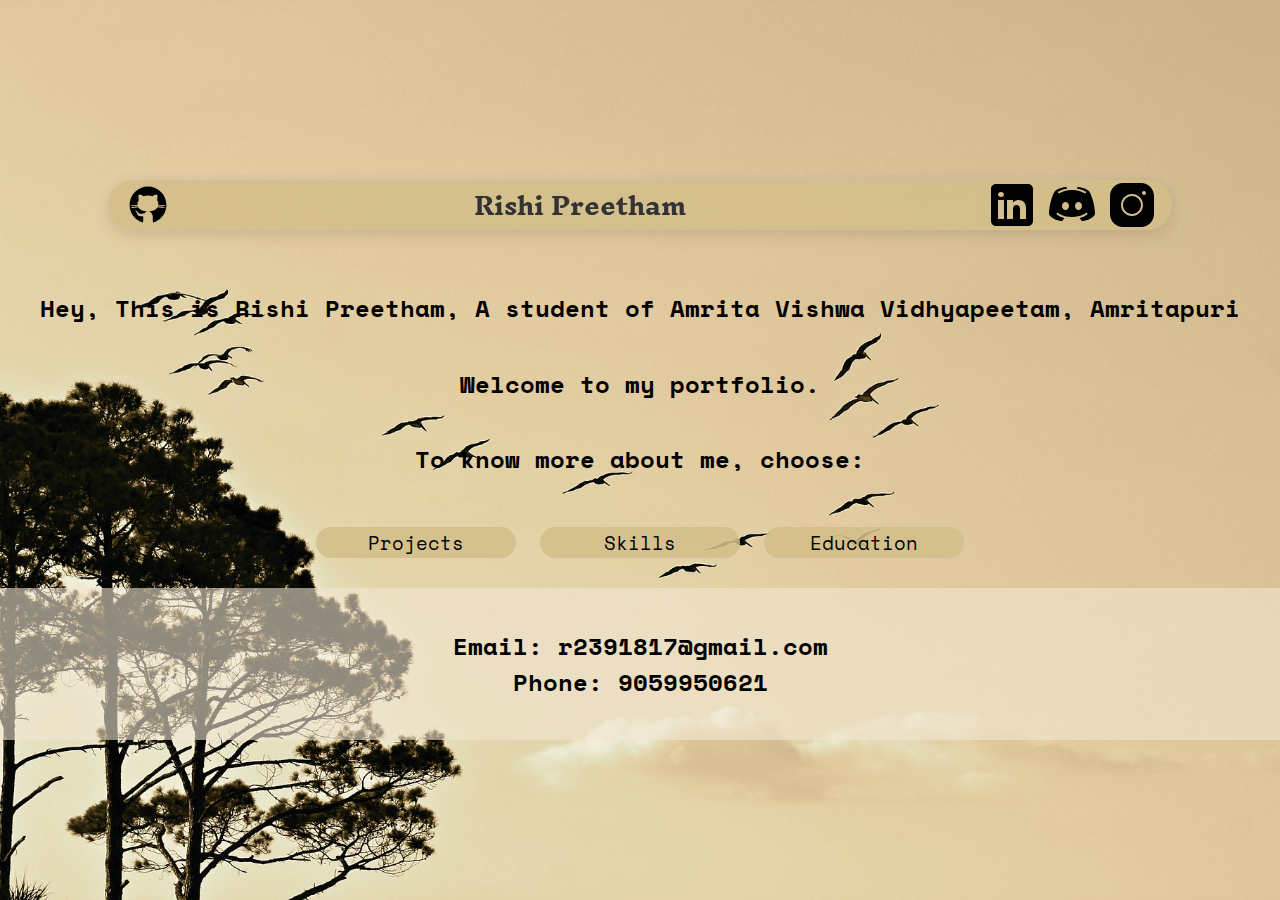
<file: index.html>
<!DOCTYPE html>
<html lang="en">
<head>
    <meta charset="UTF-8">
    <meta name="viewport" content="width=device-width, initial-scale=1.0">
    <title>Portfolio</title>
    <link rel="stylesheet" href="styles.css">
    <link href="https://fonts.googleapis.com/css2?family=Inknut+Antiqua&display=swap" rel="stylesheet">
    <link href="https://fonts.googleapis.com/css2?family=Space+Mono&display=swap" rel="stylesheet">
</head>
<body>
    <nav class="navbar">
        <div class="nav-left">
           <a href="https://github.com/rishipr-ui" target="_blank"><button class="button"><img src="gitlogo (2).svg" alt="Logo" class="logo"></button></a>
        </div>
        <div class="nav-center">
            <h2>Rishi Preetham</h2>
        </div>
        <div class="nav-right">
            <a href="https://www.linkedin.com/in/maddela-rishi-preetham-b91476320/" target="_blank"><button class="button"><img src="inlogo.svg"></button></a>
            <a href="https://discordapp.com/users/1177567477459329074" target="_blank"><button class="button"><img src="dislogo.svg"></button></a>
            <a href="https://www.instagram.com/rishimaddela_/" target="_blank"><button class="button"><img src="inslogo.svg"></button></a>
        </div>
    </nav>
    <div class="pp">
        <h2 class="font">Hey, This is Rishi Preetham, A student of Amrita Vishwa Vidhyapeetam, Amritapuri</h2>
        <h2 class="font">Welcome to my portfolio.</h2>
        <h2 class="font">To know more about me, choose:</h2>
    </div>
    <div>
        <a href="project.html"><button class="for">Projects</button></a>
        <a href="skills.html"><button class="for">Skills</button></a>
        <a href="edu.html"><button class="for">Education</button></a>
    </div>
    <div class="xx">
        <h2 class="hg">
            Email: r2391817@gmail.com<br>
            Phone: 9059950621
        </h2>
    </div>
</body>
</html>
</file>
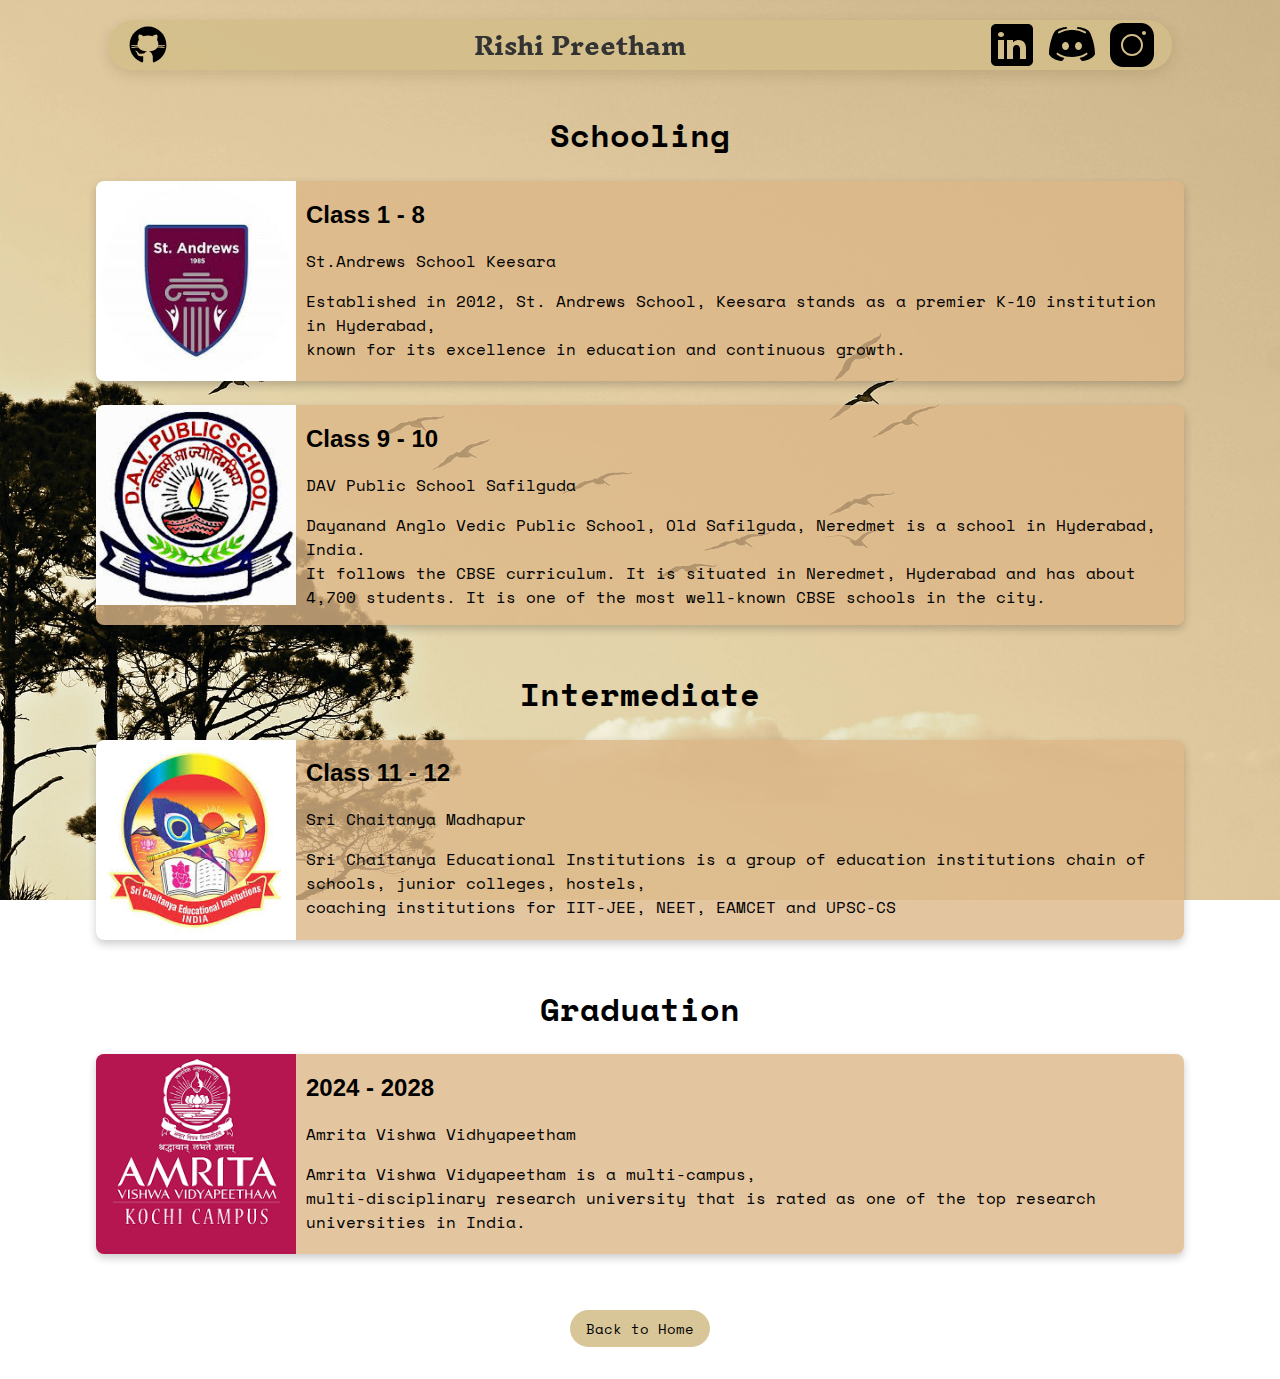
<file: edu.html>
<!DOCTYPE html>
<html lang="en">
<head>
    <meta charset="UTF-8">
    <meta name="viewport" content="width=device-width, initial-scale=1.0">
    <title>Education</title>
    <link rel="stylesheet" href="styles.css">
    <link href="https://fonts.googleapis.com/css2?family=Inknut+Antiqua&display=swap" rel="stylesheet">
    <link href="https://fonts.googleapis.com/css2?family=Space+Mono&display=swap" rel="stylesheet">
    
    <style>
        
        body {
        font-family: 'Space Mono', monospace;
        padding-bottom: 2rem;
        background-image: url('assets/back2.jpg');
        background-size: cover;
        background-repeat: no-repeat;
        background-attachment: fixed;
    }
    .skill {
            background-color: rgba(220, 182, 135, 0.8);
            box-shadow: 0 4px 8px rgba(0, 0, 0, 0.2);
            border-radius: 8px;
            margin-bottom: 1.5rem;
            display: flex;
            overflow: hidden;
            transition: transform 0.2s ease-in-out, box-shadow 0.2s ease-in-out;
            max-width: 90vw;
            height: auto;
        }

        .skill:hover {
            transform: translateY(-5px);
            box-shadow: 0 6px 12px rgba(0, 0, 0, 0.3);
        }
    .skill-left{
        display: flex;
        width: 85vw;
        }

    .back-button {
        display: inline-block;
        padding: 0.5rem 1rem;
        background-color: rgba(211, 190, 138, 0.879);
        color: black;
        text-decoration: none;
        border-radius: 25px;
        font-family: 'Space Mono', monospace;
        transition: transform 0.1s ease-in-out;
        font-size: 0.9rem;
    }

    .back-button:hover {
        transform: translateY(-3px);
    }
    
</style>
</head>
<body>
    <nav class="navbar">
        <div class="nav-left">
        <a href="https://github.com/rishipr-ui" target="_blank"><button class="button"><img src="assets/gitlogo (2).svg" alt="Logo" class="logo"></button></a>
        </div>
        <div class="nav-center">
            <h2>Rishi Preetham</h2>
        </div>
        <div class="nav-right">
            <a href="https://www.linkedin.com/in/maddela-rishi-preetham-b91476320/" target="_blank"><button class="button"><img src="assets/inlogo.svg"></button></a>
            <a href="https://discordapp.com/users/1177567477459329074" target="_blank"><button class="button"><img src="assets/dislogo.svg"></button></a>
            <a href="https://www.instagram.com/rishimaddela_/" target="_blank"><button class="button"><img src="assets/inslogo.svg"></button></a>
        </div>
    </nav>
   
   <h1>Schooling</h1>
   
    <div class="skill">
        <div class="skill-left">
            <img src = "assets/logo.jpeg" alt="St.Andrews" height="200px" width="200px">
            <div style = "display:block; margin-left: 10px; overflow: auto;">
            <h2 style="font-family: Arial, Helvetica, sans-serif;">Class 1 - 8</h2>
            <p>St.Andrews School Keesara</p>
            <p>Established in 2012, St. Andrews School, Keesara stands as a premier 
                 K-10 institution in Hyderabad, <br> known for its excellence in education and continuous growth.</p>
            </div>
        </div>
    </div>
    <div class="skill">
        <div class="skill-left">
            <img src = "assets/dav.jpeg" alt="DAV" height="200px" width="200px">
            <div style = "display:block; margin-left: 10px;overflow: auto;">   
            <h2 style="font-family: Arial, Helvetica, sans-serif;">Class 9 - 10</h2>
            <p>DAV Public School Safilguda</p>
            <p>Dayanand Anglo Vedic Public School, Old Safilguda, Neredmet is a school in Hyderabad, India.<br>
                 It follows the CBSE curriculum. It is situated in Neredmet, Hyderabad and has about 4,700 students. It is one of the 
                 most well-known CBSE schools in the city. </p>
            </div>
            
        </div>
    </div>
    <h1>Intermediate</h1>
    <div class="skill">
        <div class="skill-left">
            <img src = "assets/chai.jpeg" alt="DAV" height="200px" width="200px">
            <div style = "display:block; margin-left: 10px;overflow: auto;">   
            <h2 style="font-family: Arial, Helvetica, sans-serif;">Class 11 - 12</h2>
            <p>Sri Chaitanya Madhapur</p>
            <p>Sri Chaitanya Educational Institutions is a group of education institutions chain of schools, junior colleges, hostels,<br>
                 coaching institutions for IIT-JEE, NEET, EAMCET and UPSC-CS </p>
            </div>
            
        </div>
    </div>

    <h1>Graduation</h1>
    <div class="skill">
        <div class="skill-left">
            <img src = "assets/amrit.png" alt="DAV" height="200px" width="200px">
            <div style = "display:block; margin-left: 10px;overflow: auto;">   
            <h2 style = "font-family: Arial, Helvetica, sans-serif;">2024 - 2028</h2>
            <p>Amrita Vishwa Vidhyapeetham</p>
            <p> Amrita Vishwa Vidyapeetham is a multi-campus,<br>
                 multi-disciplinary research university that is rated as one of the top research universities in India.</p>
            </div>
            
        </div>
    </div>
    <div style="text-align: center; margin-top: 2rem;">
        <a href="index.html" class="back-button">Back to Home</a>
    </div>
    
</body>
</html>
</file>
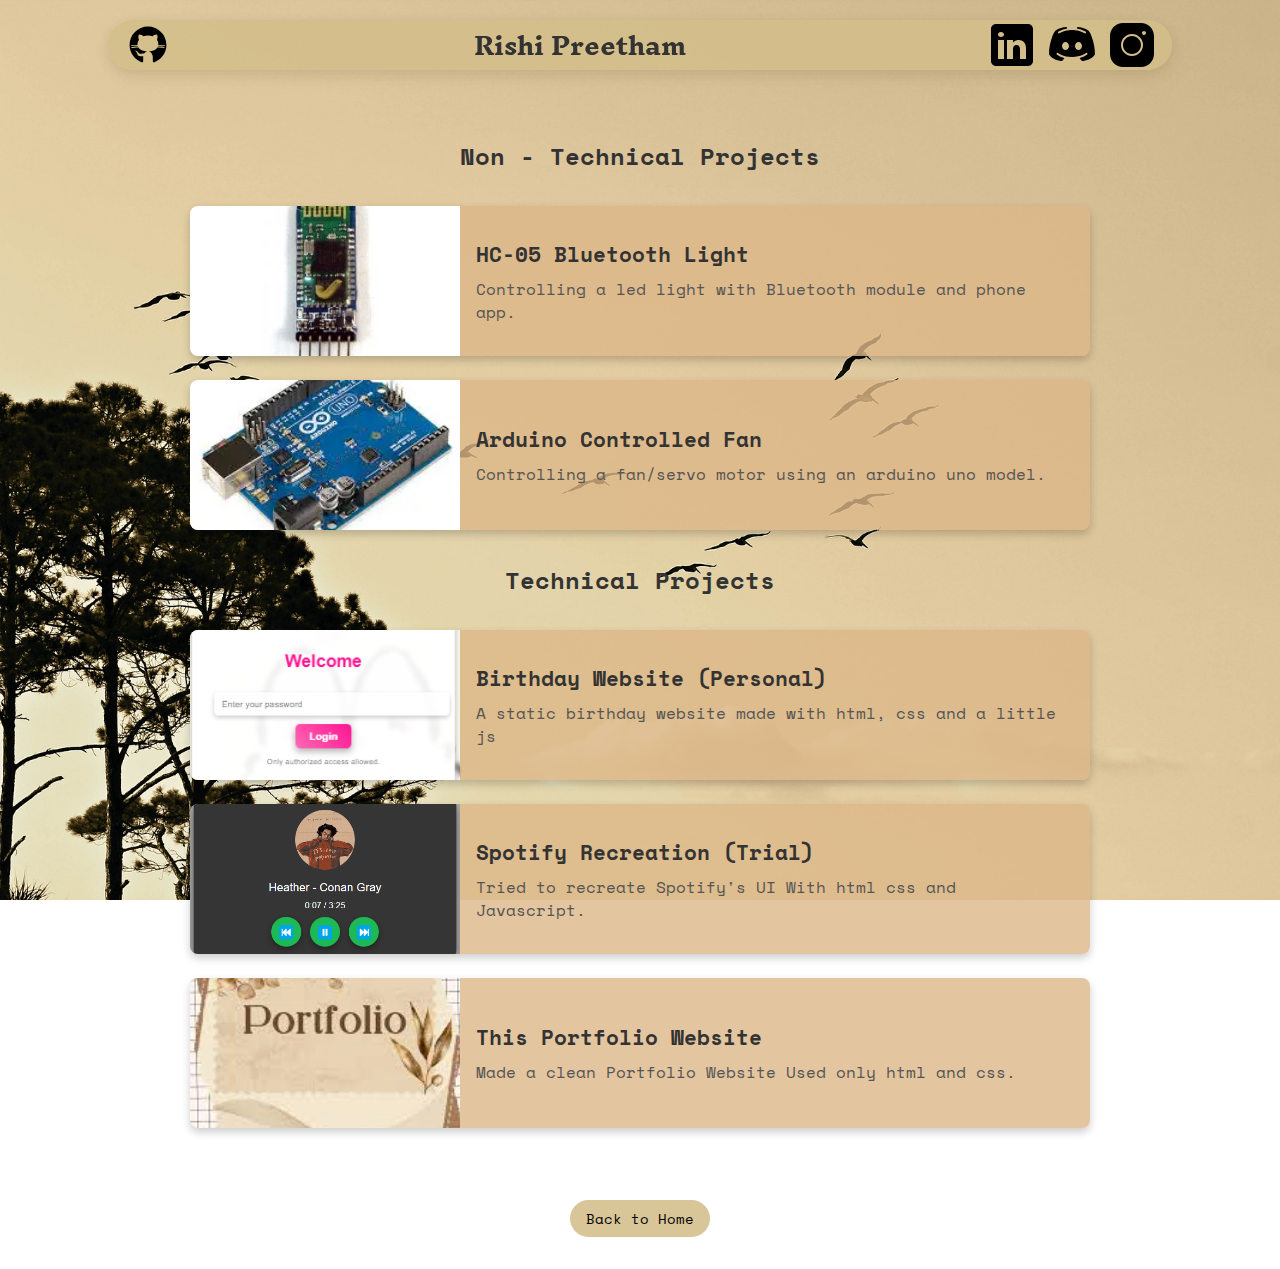
<file: project.html>
<!DOCTYPE html>
<html lang="en">
<head>
    <meta charset="UTF-8">
    <meta name="viewport" content="width=device-width, initial-scale=1.0">
    <title>Projects</title>
    <link rel="stylesheet" href="styles.css">
    <link href="https://fonts.googleapis.com/css2?family=Inknut+Antiqua&display=swap" rel="stylesheet">
    <link href="https://fonts.googleapis.com/css2?family=Space+Mono&display=swap" rel="stylesheet">
    <style>
        body {
            font-family: 'Space Mono', monospace;
            padding-bottom: 2rem;
            background-image: url('assets/back2.jpg');
            background-size: cover;
            background-repeat: no-repeat;
            background-attachment: fixed;
        }

        .projects-container {
            max-width: 900px;
            width: 90%;
            margin: 0 auto;
            padding: 1rem;
        }

        .section-heading {
            text-align: center;
            margin: 2rem 0;
            font-size: clamp(1.2rem, 2.5vw, 1.5rem);
            color: #333;
        }

        .card {
            background-color: rgba(220, 182, 135, 0.8);
            box-shadow: 0 4px 8px rgba(0, 0, 0, 0.2);
            border-radius: 8px;
            margin-bottom: 1.5rem;
            display: flex;
            overflow: hidden;
            transition: transform 0.2s ease-in-out, box-shadow 0.2s ease-in-out;
            max-width: 100%;
            height: auto;
        }

        .card:hover {
            transform: translateY(-5px);
            box-shadow: 0 6px 12px rgba(0, 0, 0, 0.3);
        }

        .card img {
            width: 30%;
            height: 150px;
            object-fit: cover;
            transition: opacity 0.2s ease-in;
        }

        .card:hover img {
            opacity: 1;
        }

        .cardtext {
            flex: 1;
            padding: 1rem;
            display: flex;
            flex-direction: column;
            justify-content: center;
        }

        .cardtext h1 {
            font-size: clamp(1rem, 2vw, 1.3rem);
            margin-top: 0;
            margin-bottom: 0.5rem;
            color: #333;
        }

        .cardtext p {
            font-size: clamp(0.8rem, 1.5vw, 1rem);
            line-height: 1.4;
            color: #555;
            margin: 0;
        }

        .back-button {
            display: inline-block;
            padding: 0.5rem 1rem;
            background-color: rgba(211, 190, 138, 0.879);
            color: black;
            text-decoration: none;
            border-radius: 25px;
            font-family: 'Space Mono', monospace;
            transition: transform 0.1s ease-in-out;
            font-size: 0.9rem;
        }

        .back-button:hover {
            transform: translateY(-3px);
        }

        /* Media Queries for Responsiveness */
        @media (max-width: 768px) {
            .card {
                flex-direction: column;
            }
            
            .card img {
                width: 100%;
                height: 200px;
            }
            
            .cardtext {
                padding: 1rem;
            }
        }

        @media (max-width: 480px) {
            .projects-container {
                width: 95%;
                padding: 0.5rem;
            }
            
            .cardtext h1 {
                font-size: clamp(0.9rem, 4vw, 1.2rem);
            }
            
            .cardtext p {
                font-size: clamp(0.8rem, 3.5vw, 0.9rem);
            }
        }
    </style>
</head>
<body>
    <nav class="navbar">
        <div class="nav-left">
           <a href="https://github.com/rishipr-ui" target="_blank"><button class="button"><img src="assets/gitlogo (2).svg" alt="Logo" class="logo"></button></a>
        </div>
        <div class="nav-center">
            <h2>Rishi Preetham</h2>
        </div>
        <div class="nav-right">
            <a href="https://www.linkedin.com/in/maddela-rishi-preetham-b91476320/" target="_blank"><button class="button"><img src="assets/inlogo.svg" alt="LinkedIn"></button></a>
            <a href="https://discordapp.com/users/1177567477459329074" target="_blank"><button class="button"><img src="assets/dislogo.svg" alt="Discord"></button></a>
            <a href="https://www.instagram.com/rishimaddela_/" target="_blank"><button class="button"><img src="assets/inslogo.svg" alt="Instagram"></button></a>
        </div>
    </nav>

    <div class="projects-container">
        <h1 class="section-heading">Non - Technical Projects</h1>
        
        <div class="card">
            <img src="assets/beigeew.jpg" alt="HC-05 Bluetooth Light">      
            <div class="cardtext">
                <h1>HC-05 Bluetooth Light</h1>
                <p>
                    Controlling a led light with
                    Bluetooth module and phone app.
                </p>
            </div>
        </div>
        
        <div class="card">
            <img src="assets/ard..webp" alt="Arduino Controlled Fan">      
            <div class="cardtext">
                <h1>Arduino Controlled Fan</h1>
                <p>
                    Controlling a fan/servo motor
                    using an arduino uno model.
                </p>
            </div>
        </div>

        <h1 class="section-heading">Technical Projects</h1>
        
        <div class="card">
            <img src="assets/bday.png" alt="Birthday Website">      
            <div class="cardtext">
                <h1>Birthday Website (Personal)</h1>
                <p>
                    A static birthday website
                    made with html, css and a little js
                </p>
            </div>
        </div>
        
        <div class="card">
            <img src="assets/spot.png" alt="Spotify Recreation">      
            <div class="cardtext">
                <h1>Spotify Recreation (Trial)</h1>
                <p>
                    Tried to recreate Spotify's UI
                    With html css and Javascript.
                </p>
            </div>
        </div>
        
        <div class="card">
            <img src="assets/port.jpeg" alt="Portfolio Website">      
            <div class="cardtext">
                <h1>This Portfolio Website</h1>
                <p>
                    Made a clean Portfolio Website
                    Used only html and css.
                </p>
            </div>
        </div>
    </div>

    <div style="text-align: center; margin-top: 2rem;">
        <a href="index.html" class="back-button">Back to Home</a>
    </div>
</body>
</html>
</file>
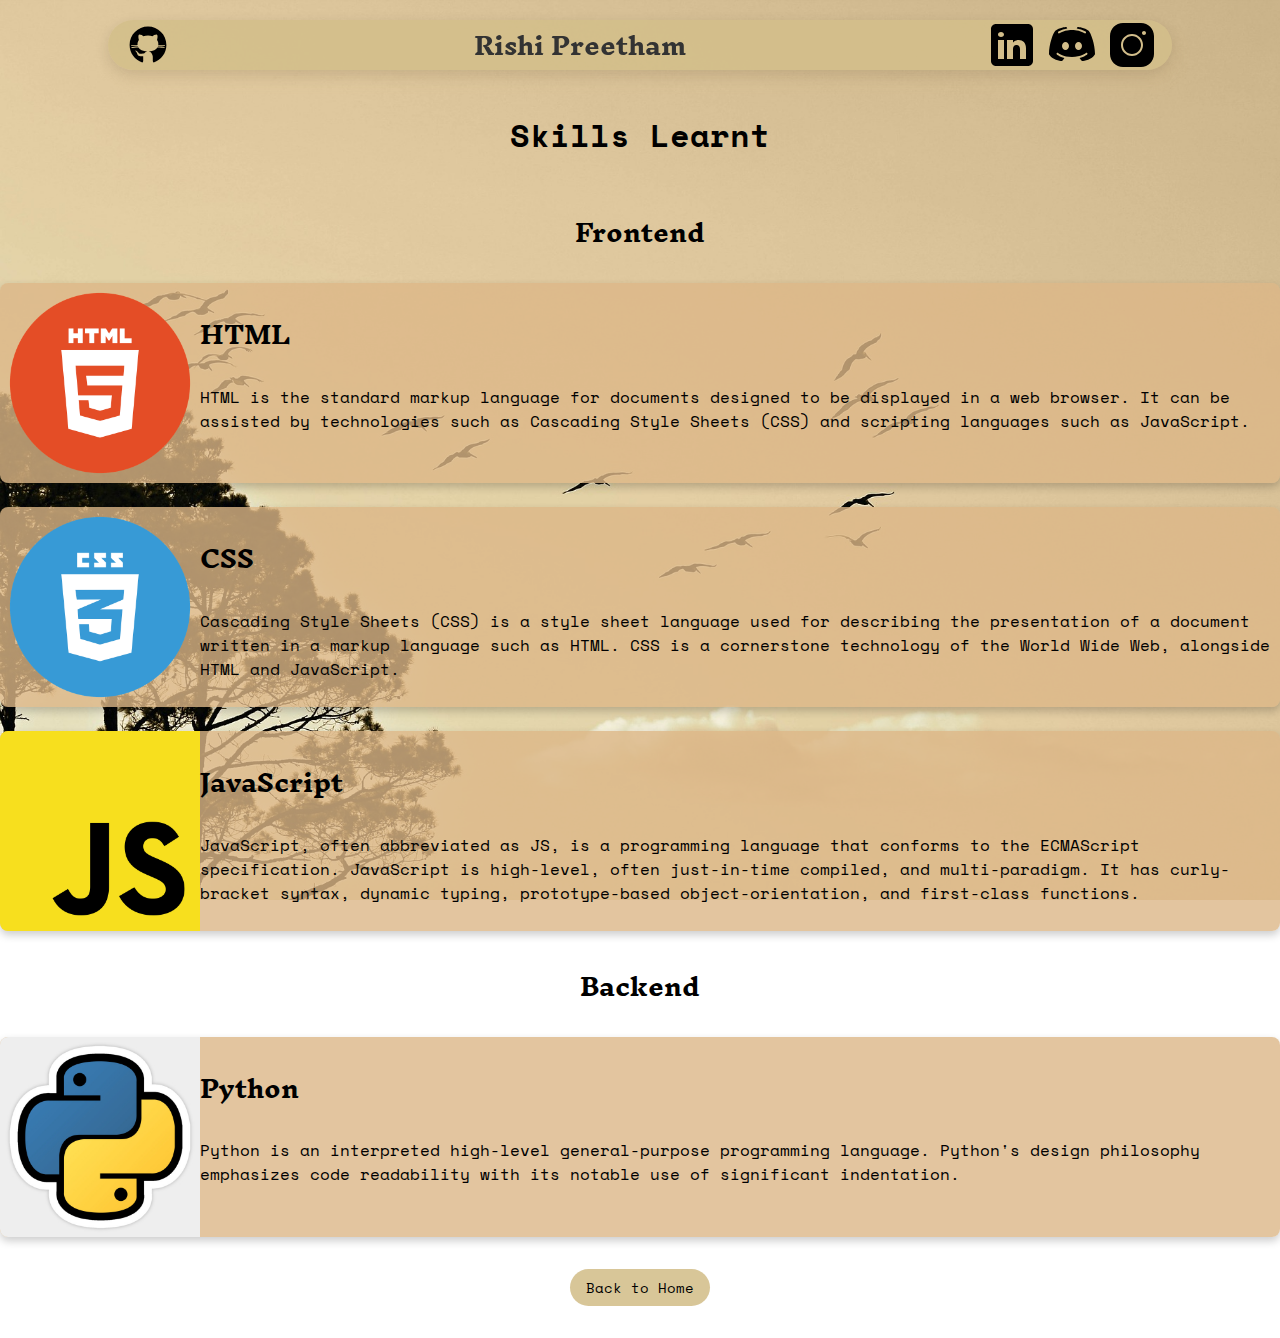
<file: skills.html>
<!DOCTYPE html>
<html lang="en">
<head>
    <meta charset="UTF-8">
    <meta name="viewport" content="width=device-width, initial-scale=1.0">
    <title>Portfolio</title>
    <link rel="stylesheet" href="styles.css">
    <link href="https://fonts.googleapis.com/css2?family=Inknut+Antiqua&display=swap" rel="stylesheet">
    <link href="https://fonts.googleapis.com/css2?family=Space+Mono&display=swap" rel="stylesheet">
    
    <style>
        
            body {
            font-family: 'Space Mono', monospace;
            padding-bottom: 2rem;
            background-image: url('assets/back2.jpg');
            background-size: cover;
            background-repeat: no-repeat;
            background-attachment: fixed;
        }
        .skill{
            background-color: rgba(220, 182, 135, 0.8);
            box-shadow: 0 4px 8px rgba(0, 0, 0, 0.2);
            border-radius: 8px;
            margin-bottom: 1.5rem;
            display: flex;
            overflow: hidden;
            transition: transform 0.2s ease-in-out, box-shadow 0.2s ease-in-out;
            max-width: 100%;
            height: auto;
        }

        .skill:hover {
            transform: translateY(-5px);
            box-shadow: 0 6px 12px rgba(0, 0, 0, 0.3);
        }
        .back-button {
            display: inline-block;
            padding: 0.5rem 1rem;
            background-color: rgba(211, 190, 138, 0.879);
            color: black;
            text-decoration: none;
            border-radius: 25px;
            font-family: 'Space Mono', monospace;
            transition: transform 0.1s ease-in-out;
            font-size: 0.9rem;
        }

        .back-button:hover {
            transform: translateY(-3px);
        }
        
    </style>
</head>
<body>
        <nav class="navbar">
            <div class="nav-left">
            <a href="https://github.com/rishipr-ui" target="_blank"><button class="button"><img src="assets/gitlogo (2).svg" alt="Logo" class="logo"></button></a>
            </div>
            <div class="nav-center">
                <h2>Rishi Preetham</h2>
            </div>
            <div class="nav-right">
                <a href="https://www.linkedin.com/in/maddela-rishi-preetham-b91476320/" target="_blank"><button class="button"><img src="assets/inlogo.svg"></button></a>
                <a href="https://discordapp.com/users/1177567477459329074" target="_blank"><button class="button"><img src="assets/dislogo.svg"></button></a>
                <a href="https://www.instagram.com/rishimaddela_/" target="_blank"><button class="button"><img src="assets/inslogo.svg"></button></a>
            </div>
        </nav>
    <h1>Skills Learnt</h1>
    <center><h2>Frontend</h2></center>
    <div class="skills-container">
        <div class="skill">
            <img src="assets/html.png" alt="HTML" height="200px" width="200px">
            <div style="display:block">
            <h2>HTML</h2>
            <p>HTML is the standard markup language for documents designed to be displayed in a web browser. It can be assisted by technologies such as Cascading Style Sheets (CSS) and scripting languages such as JavaScript.</p>
        </div>
        </div>
        <div class="skill">
            <img src="assets/css.png" alt="CSS" height="200px" width="200px">
            <div style="display:block">
            <h2>CSS</h2>
            <p>Cascading Style Sheets (CSS) is a style sheet language used for describing the presentation of a document written in a markup language such as HTML. CSS is a cornerstone technology of the World Wide Web, alongside HTML and JavaScript.</p>
        </div>
        </div>
        <div class="skill">
            <img src ="assets/js.png" alt="JavaScript" height="200px" width="200px">
            <div style="display:block">
            <h2>JavaScript</h2>
            <p>JavaScript, often abbreviated as JS, is a programming language that conforms to the ECMAScript specification. JavaScript is high-level, often just-in-time compiled, and multi-paradigm. It has curly-bracket syntax, dynamic typing, prototype-based object-orientation, and first-class functions.</p>
        </div>
        </div>
        <center><h2>Backend</h2></center>
       
        <div class="skill">
            <img src ="assets/python.jpg" alt="Python" height="200px" width="200px">
            <div style="display:block; font-family: 'Space Mono',monospace;">
            <h2>Python</h2>
            <p>Python is
            an interpreted high-level general-purpose programming language. Python's design philosophy emphasizes code readability with its notable use of significant indentation.</p>     
</div></div>
<div style="text-align: center; margin-top: 2rem;">
    <a href="index.html" class="back-button">Back to Home</a>
</div>
    
</body>
</html>
</file>
<file: styles.css>
body {
    background-image: url('assets/back2.jpg');
    margin: 0;
    padding: 0;
    background-size: cover;
    background-repeat: no-repeat;
    display: flex;
    flex-direction: column;
    align-items: center;
    justify-content: center;
    min-height: 100vh;
}

h2 {
    font-family: 'Inknut Antiqua', serif;
}

.font {
    font-family: 'Space Mono', monospace;
}

.navbar {
    display: flex;
    align-items: center;
    justify-content: space-between;
    background-color: rgba(211, 190, 138, 0.879);
    width: 80%;
    max-width: 1200px;
    height: 50px;
    border-radius: 25px;
    box-shadow: rgba(0, 0, 0, 0.117) 0px 5px 15px, rgba(233, 200, 135, 0.138) 5px 10px 15px;
    margin: 20px auto;
    padding: 0 20px;
    position: sticky;
    top: 0;
}

.nav-left, .nav-right {
    display: flex;
    align-items: center;
}

.logo {
    height: 40px;
    width: auto;
}

.nav-center h2 {
    margin: 0;
    font-size: 1.5em;
    color: #333;
}

.nav-right {
    gap: 20px;
}

.button {
    border: none;
    background: none;
    width: 40px;
    height: 40px;
    border-radius: 50%;
    display: flex;
    align-items: center;
    justify-content: center;
    color: white;
    font-size: 20px;
    cursor: pointer;
    transition: transform 0.1s ease-in-out;
}

.button:hover {
    transform: translateY(-3px);
}

.pp {
    text-align: center;
    display: flex;
    flex-direction: column;
    align-items: center;
    justify-content: center;
    margin: 20px 0;
}

.for {
    margin: 10px;
    background-color: rgba(211, 190, 138, 0.879);
    border: none;
    font-size: 1.2em;
    text-align: center;
    font-family: 'Space Mono', monospace;
    width: 200px;
    border-radius: 25px;
    cursor: pointer;
    transition: transform 0.1s ease-in-out;
}

.for:hover {
    transform: translateY(-3px);
}

.hg {
    text-align: center;
    font-family: 'Space Mono', monospace;
    margin: 20px 0;
}

.xx {
    margin-top: 20px;
    background-color: rgba(242, 229, 210, 0.591);
    padding: 20px;
    width: 100%;
    text-align: center;
}
</file>
